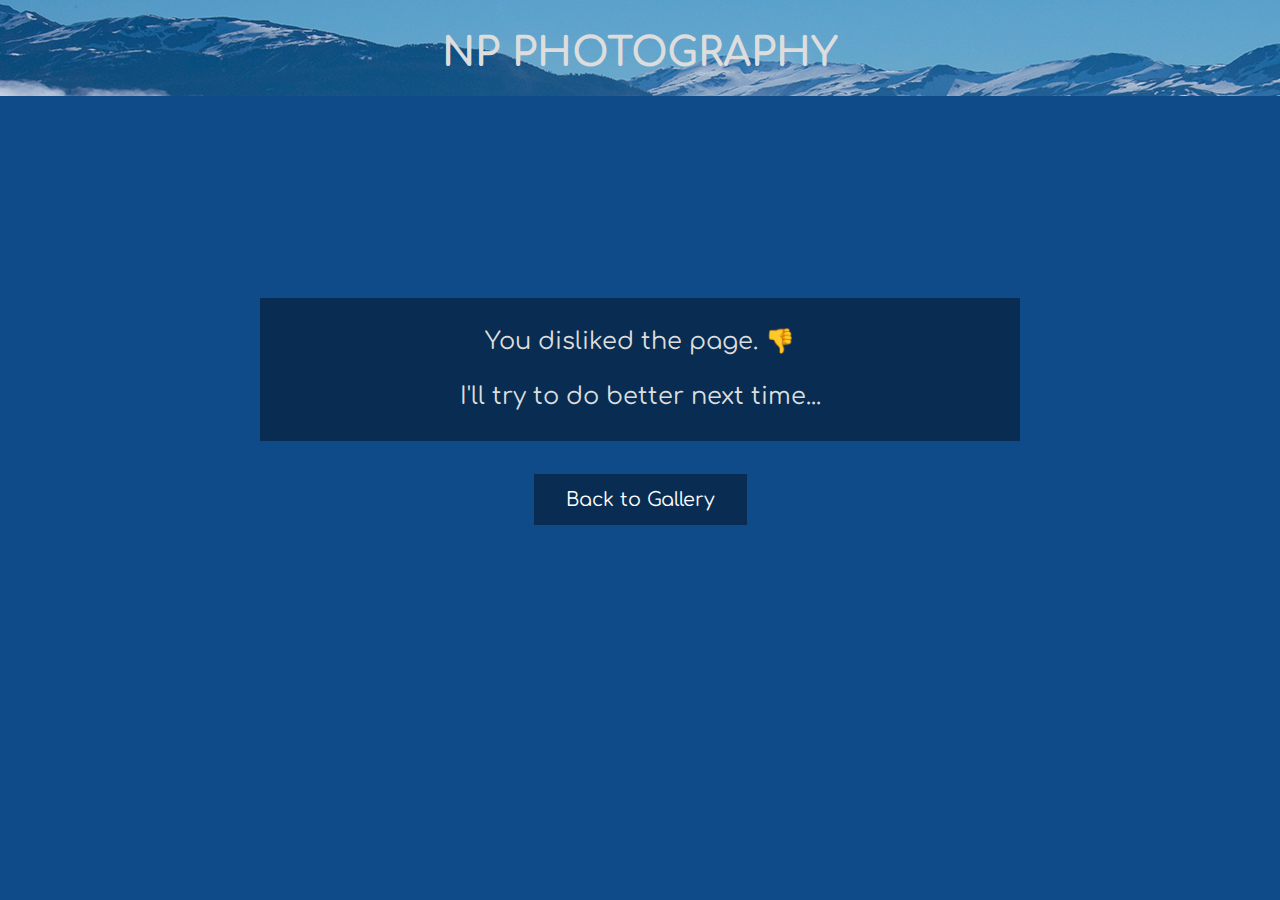
<file: pages/disliked.html>
<!DOCTYPE html>

<head>
    <meta charset="utf-8">

    <link rel="stylesheet" type="text/css" href="../style/style.css">

    <title>DIG3134 Portfolio 1</title>
</head>

<body>

    <div id="header">
        <div id="headerContent">
            NP PHOTOGRAPHY
        </div>
    </div>

    <br><br><br><br><br><br><br><br><br><br><br>

    <div class="secondbox">
        You disliked the page. 👎
        <br><br>
        I'll try to do better next time...
    </div>
      
    <br>

    <div class="buttonbox">

        <a class="button" href="gallery.html">Back to Gallery</a>
    </div>

    <br>

</body>
</html>
</file>
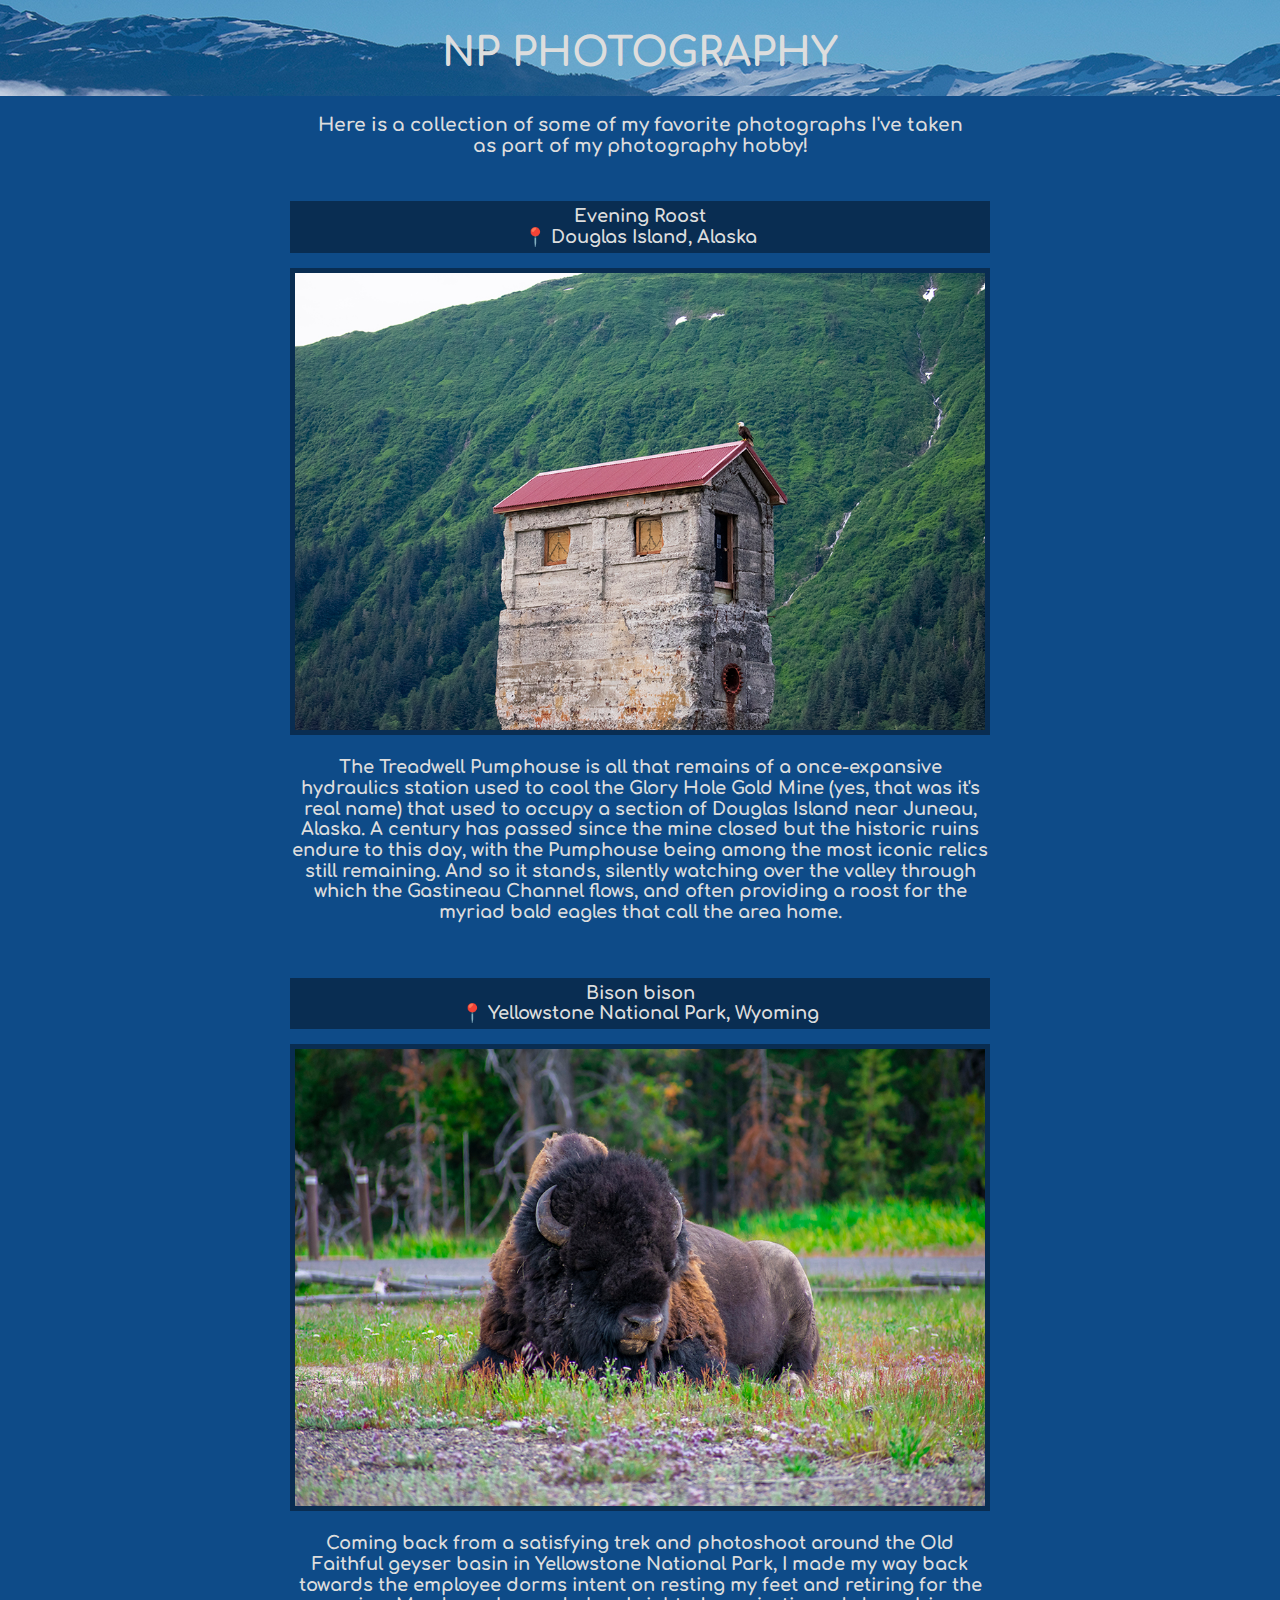
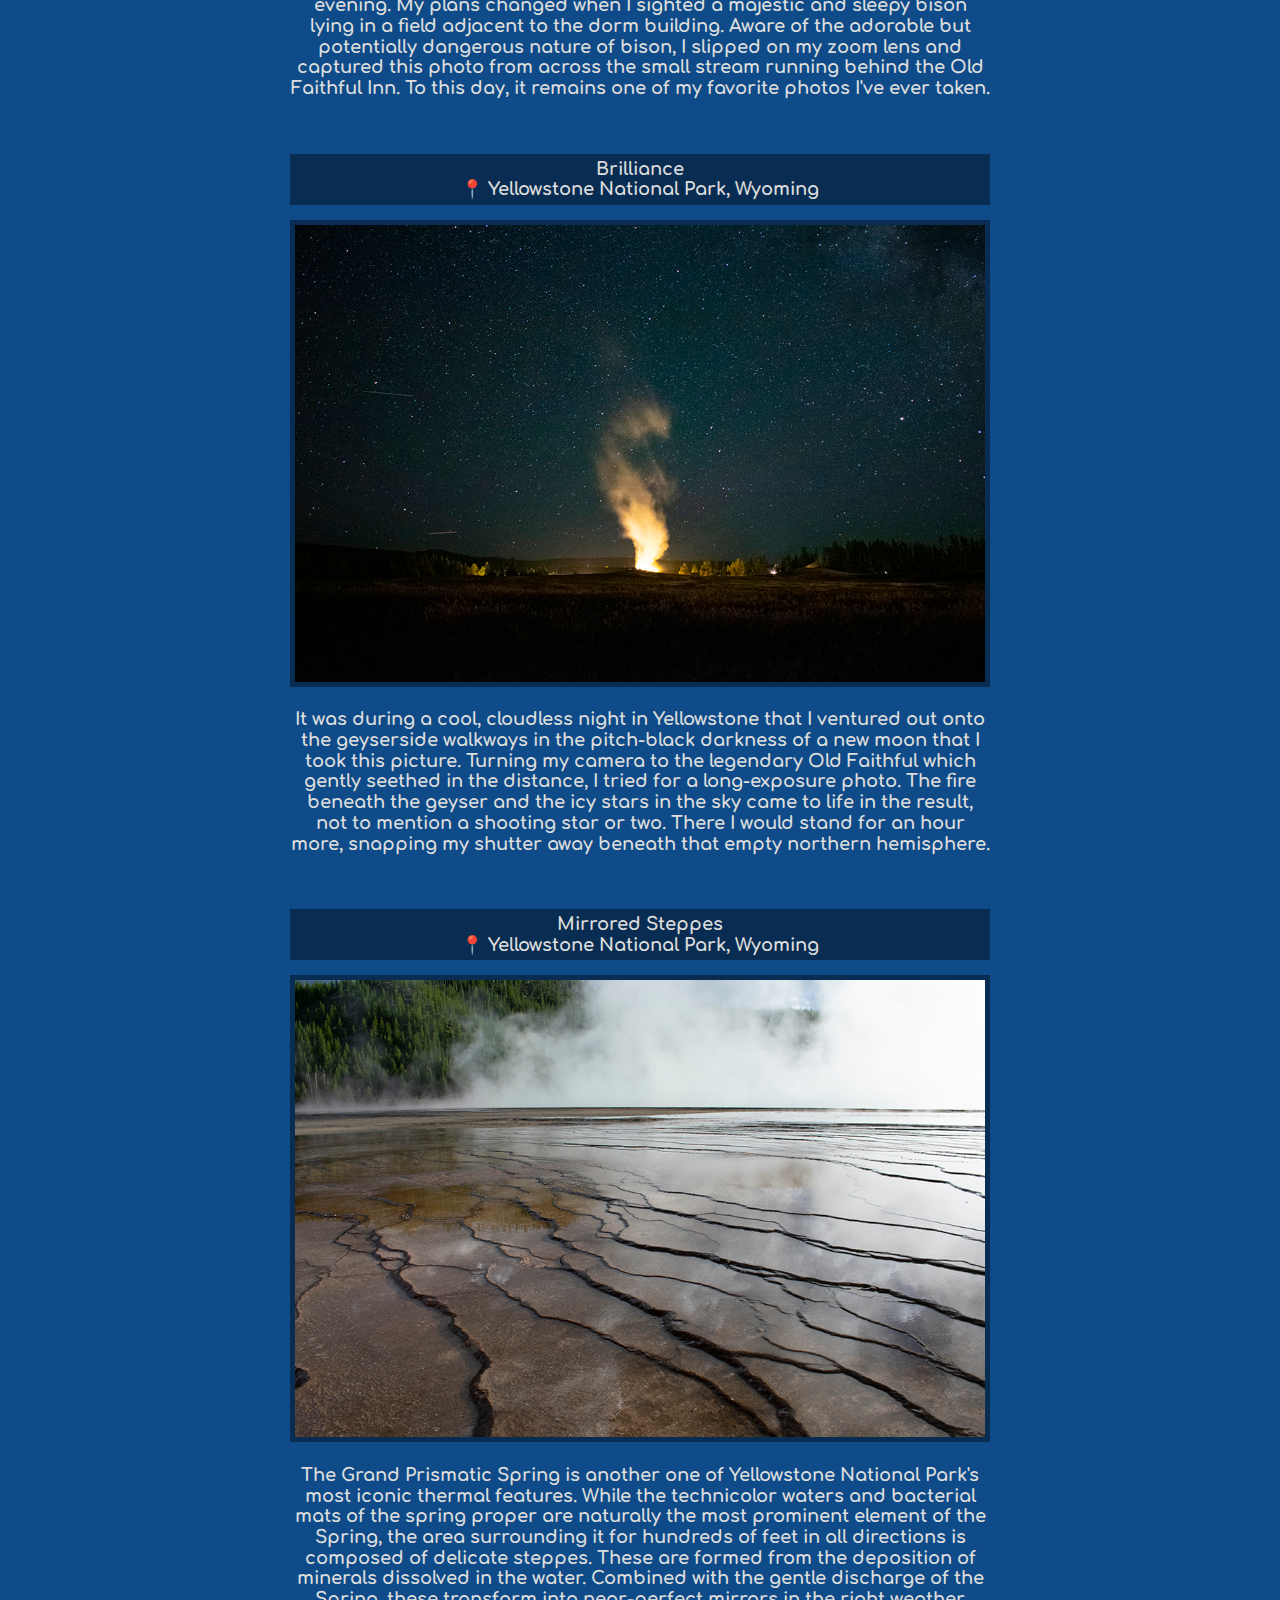
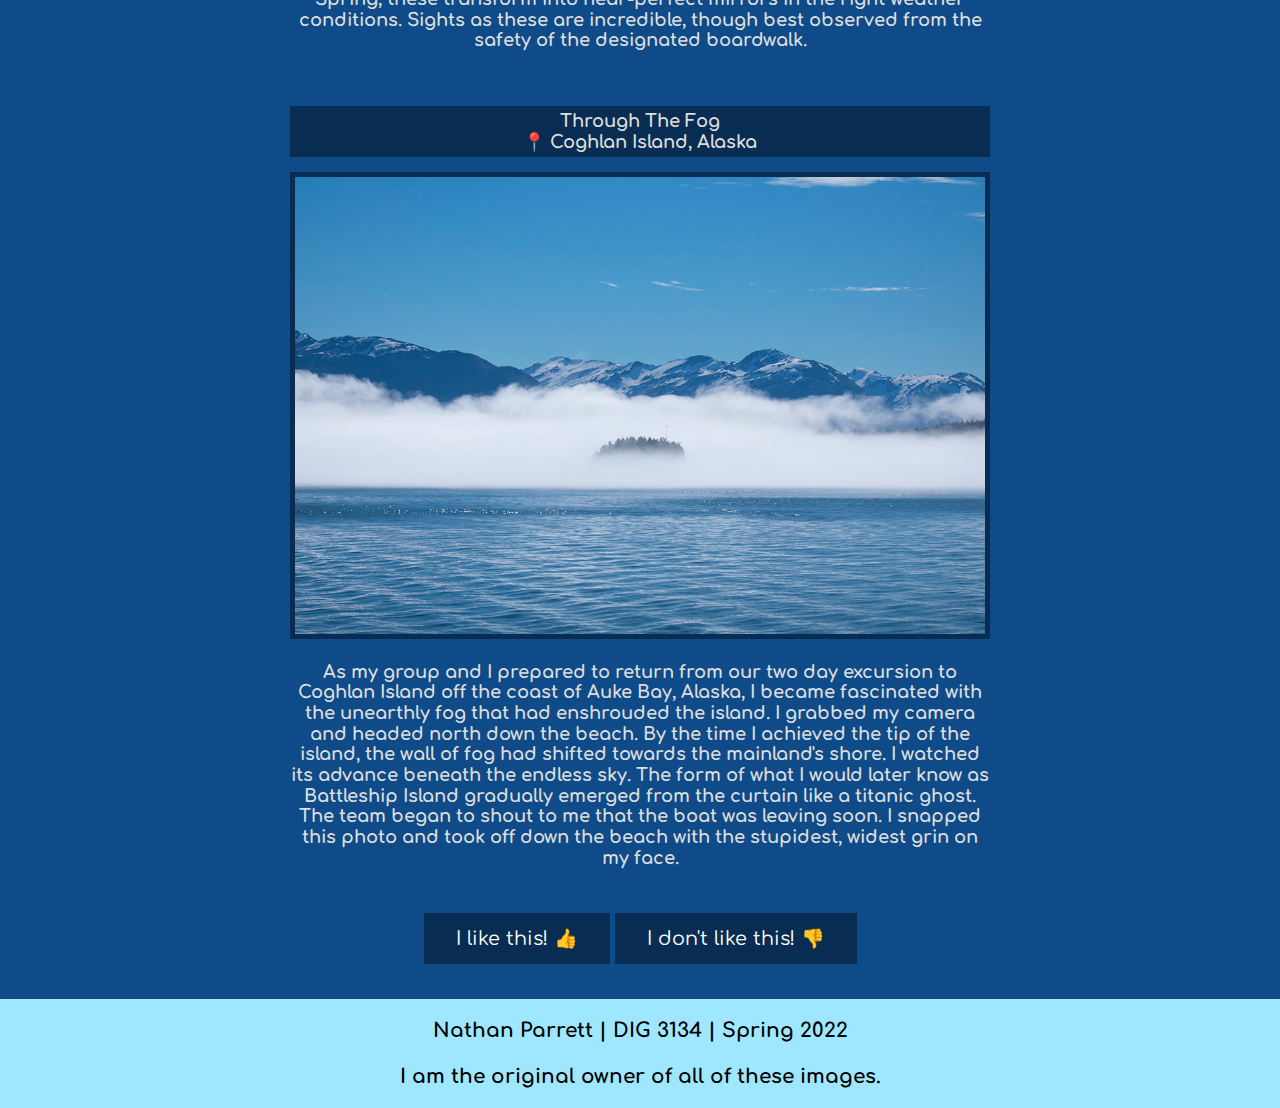
<file: pages/gallery.html>
<!DOCTYPE html>

<head>
    <meta charset="utf-8">

    <link rel="stylesheet" type="text/css" href="../style/style.css">

    <title>DIG3134 Portfolio 1</title>
</head>

<body>

    <div id="header">
        <div id="headerContent">
            NP PHOTOGRAPHY
        </div>
    </div>

    <h3 class="subheader">Here is a collection of some of my favorite photographs I've taken as part of my photography hobby!</h3>

    <div class="grid">

        <div class="grid-item">
            <h2 class="IMGheader">
                Evening Roost <br> 📍 Douglas Island, Alaska
            </h2>

            <img class="fullscreen" src="../images/treadwell.jpg">
            <h2>
                The Treadwell Pumphouse is all that remains of a once-expansive hydraulics station used to cool the Glory Hole Gold Mine
                (yes, that was it's real name) that used to occupy a section of Douglas Island near Juneau, Alaska. A century has passed
                since the mine closed but the historic ruins endure to this day, with the Pumphouse being among the most iconic relics
                still remaining. And so it stands, silently watching over the valley through which the Gastineau Channel flows, and 
                often providing a roost for the myriad bald eagles that call the area home. 
            </h2>
        </div>        

        <div class="grid-item">
            <h2 class="IMGheader">
                Bison bison <br> 📍 Yellowstone National Park, Wyoming
            </h2>

            <img class="fullscreen" src="../images/bison.jpg">
            <h2>
                Coming back from a satisfying trek and photoshoot around the Old Faithful geyser basin in Yellowstone National Park,
                I made my way back towards the employee dorms intent on resting my feet and retiring for the evening. My plans changed
                when I sighted a majestic and sleepy bison lying in a field adjacent to the dorm building. Aware of the
                adorable but potentially dangerous nature of bison, I slipped on my zoom lens and captured this photo from across
                the small stream running behind the Old Faithful Inn. To this day, it remains one of my favorite photos I've ever taken.
            </h2>
        </div>

        <div class="grid-item">
            <h2 class="IMGheader">
                Brilliance <br> 📍 Yellowstone National Park, Wyoming
            </h2>

            <img class="fullscreen" src="../images/brilliance.jpg">
            <h2>
                It was during a cool, cloudless night in Yellowstone that I ventured out onto the geyserside walkways in the pitch-black
                darkness of a new moon that I took this picture. Turning my camera to the legendary Old Faithful which gently seethed in
                the distance, I tried for a long-exposure photo. The fire beneath the geyser and the icy stars in the sky came to life
                in the result, not to mention a shooting star or two. There I would stand for an hour more, snapping my shutter away
                beneath that empty northern hemisphere. 
            </h2>
        </div>

        <div class="grid-item">
            <h2 class="IMGheader">
                Mirrored Steppes <br> 📍 Yellowstone National Park, Wyoming
            </h2>
            
            <img class="fullscreen" src="../images/steppes.jpg">
            <h2>
                The Grand Prismatic Spring is another one of Yellowstone National Park's most iconic thermal features. While the
                technicolor waters and bacterial mats of the spring proper are naturally the most prominent element of the Spring,
                the area surrounding it for hundreds of feet in all directions is composed of delicate steppes. These are formed from 
                the deposition of minerals dissolved in the water. Combined with the gentle discharge of the Spring, these transform
                into near-perfect mirrors in the right weather conditions. Sights as these are incredible, though best observed from
                the safety of the designated boardwalk.
            </h2>
        </div>

        <div class="grid-item">
            <h2 class="IMGheader">
                Through The Fog <br> 📍 Coghlan Island, Alaska
            </h2>

            <img class="fullscreen" src="../images/emerge.jpg">
            <h2>
                As my group and I prepared to return from our two day excursion to Coghlan Island off the coast of Auke Bay, Alaska,
                I became fascinated with the unearthly fog that had enshrouded the island. I grabbed my camera and headed north down
                the beach. By the time I achieved the tip of the island, the wall of fog had shifted towards the mainland's shore.
                I watched its advance beneath the endless sky. The form of what I would later know as Battleship Island gradually
                emerged from the curtain like a titanic ghost. The team began to shout to me that the boat was leaving soon. I snapped
                this photo and took off down the beach with the stupidest, widest grin on my face.
            </h2>
        </div>

    </div>

    <div class="buttonbox">

        <a class="button" href="liked.html">I like this! 👍</a>

        <a class="button" href="disliked.html">I don't like this! 👎</a>

    </div>

    <br>
    
    <div id="footer">
        <div id="footerContent">

            Nathan Parrett | DIG 3134 | Spring 2022
            <br><br>
            I am the original owner of all of these images.

        </div>
    </div>

</body>
</html>
</file>
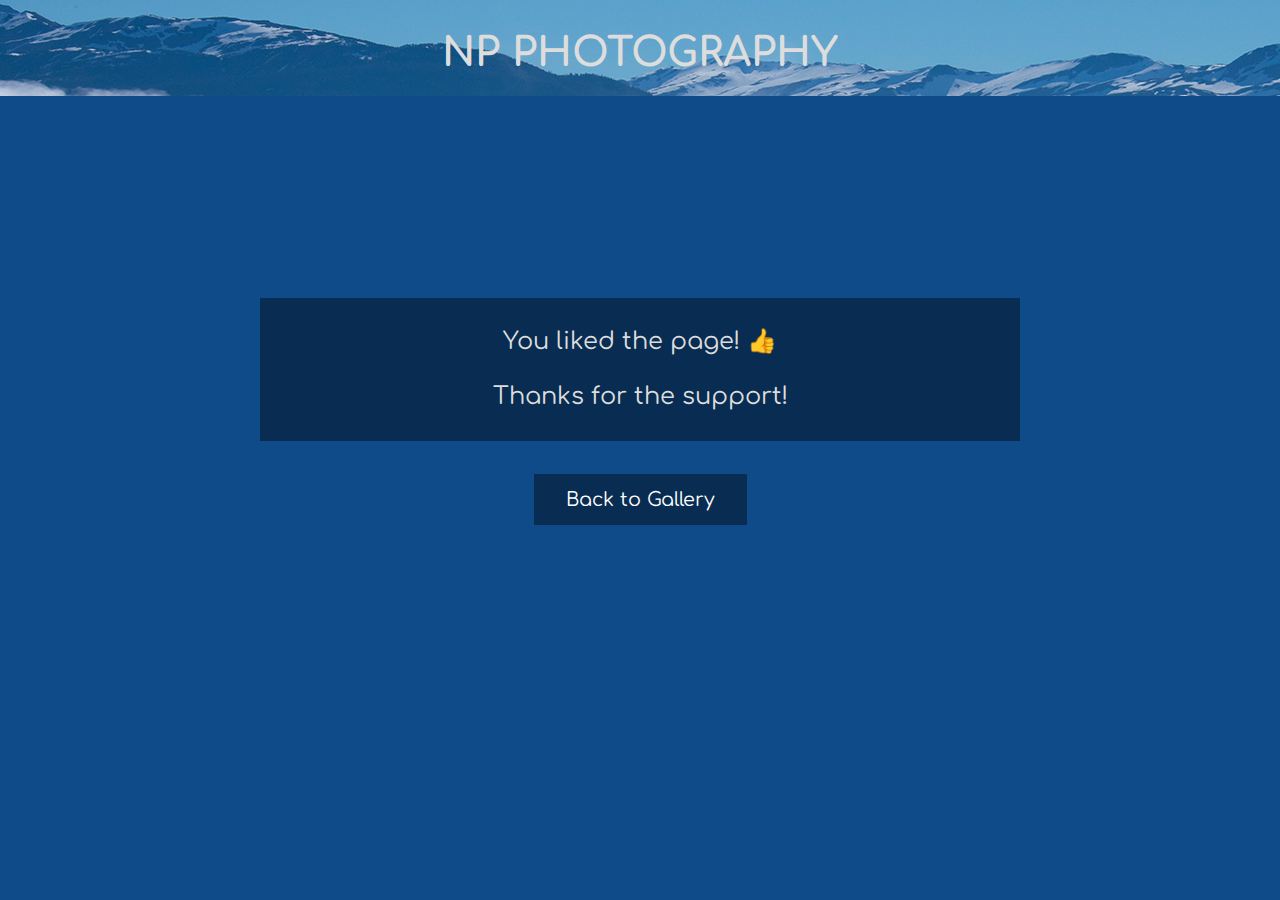
<file: pages/liked.html>
<!DOCTYPE html>

<head>
    <meta charset="utf-8">

    <link rel="stylesheet" type="text/css" href="../style/style.css">

    <title>DIG3134 Portfolio 1</title>
</head>

<body>

    <div id="header">
        <div id="headerContent">
            NP PHOTOGRAPHY
        </div>
    </div>

    <br><br><br><br><br><br><br><br><br><br><br>

    <div class="secondbox">
        You liked the page! 👍
        <br><br>
        Thanks for the support!
    </div>

    <br>

    <div class="buttonbox">

        <a class="button" href="gallery.html">Back to Gallery</a>
    </div>

    <br>

</body>
</html>
</file>
<file: style/style.css>
@import "normalize.css";    
@import url('https://fonts.googleapis.com/css2?family=Comfortaa:wght@300;400;500;600;700&display=swap');

body, h2, h3, p {
    font-family: 'Comfortaa', cursive;
    text-align: center;
    background-color: #0e4b88;
}

p   {
    padding: 5px;
    width: 100%;
}


h2   {
    color: #dddddd;
    font-size: large;
    padding: 5px;
    width: 700px;
    margin-left: auto;
    margin-right: auto;        
}

.PHP{
    margin-left: auto;
    margin-right: auto; 
}

.subheader   {
    width: 650px;
    color: #dddddd;
    margin-left: auto;
    margin-right: auto;    
}

.IMGheader   {
    width: 690px;
    background-color: #092d52;
    color: #dddddd;
    margin-left: auto;
    margin-right: auto;    
}

.secondbox  {
    font-size: x-large;
    width: 700px;
    background-color: #092d52;
    color: #dddddd;
    margin-left: auto;
    margin-right: auto;
    padding: 30px;
}

.buttonbox  {
    width: 700px;
    margin-left: auto;
    margin-right: auto;
    padding: 30px;
}

button {
    border: none;
    padding: 15px 32px;
    text-align: center;
    font-size: larger;
    height: 50px;
    color: #ffffff;
    background-color: #092d52;
    margin-left: auto;
    margin-right: auto;
}

.button {
    border: none;
    padding: 15px 32px;
    text-align: center;
    font-size: larger;
    height: 50px;
    color: #ffffff;
    background-color: #092d52;
    margin-left: auto;
    margin-right: auto;
}

form{
    color: #dddddd;
}

a:link   {
    text-decoration: none;
}

a:hover   {
    text-decoration: underline;
}

.loginNotification  {
    color: #ffffff;
    font-size: larger;
    width: 600px;
    margin-left: auto;
    margin-right: auto;
    padding: 5px;
}

#header {
    width:100%; 
    padding-top: 30px;
    background-image: url(../images/banner.jpg);
    background-size:auto;
    background-origin: content;
    background-repeat: no-repeat;
    padding-bottom: 20px;
}


#headerContent  {
    font-size: 30pt;
    font-weight: bold;
    color: #dddddd;
    text-align: center;
    width: 960px;
    margin-left: auto;
    margin-right: auto;
}

#footer {
    width:100%; 
    background-color: rgb(159, 231, 255);
    background-size:auto;
    background-origin: content;
    background-repeat: no-repeat;
    padding-top: 20px;
    padding-bottom: 20px;
}

#footerContent  {
    font-size: 15pt;
    font-weight: bold;
    color: #000000;
    text-align: center;
    margin: 0 auto;
    width: 960px;
    margin-left: auto;
    margin-right: auto;
}

img {
    width: 700px;
    height: 467px;
    outline: 5px solid #092d52;
    outline-offset: -5px;
}

img:hover   {
    outline: 5px solid #ffffff;
    outline-offset: -5px;
}


.grid   {
    display: grid;
    margin-left: auto;
    margin-right: auto;
    text-align: center;
    grid-template-columns: auto;
    /*padding: 5px;
    grid-gap: 5px*/
}

.grid-item {
    padding: 10px;
    font-size: 10px;
}


.fullscreen {
    margin: auto;
    overflow: auto;
}

.fullscreen:hover{
    cursor: zoom-in;
}

.fullscreen:active{
    background-color: #fff;
    height: 100% !important;
    width: auto !important;
    position: fixed;
    top: 0;
    bottom: 0;
    left: 0;
    right: 0;
    margin: auto;
    overflow: auto;
    z-index: 200;
    outline: solid 10000px rgba(0,0,0,0.8);
    padding: none;
    cursor: zoom-out;
    object-fit: contain;
}
</file>
